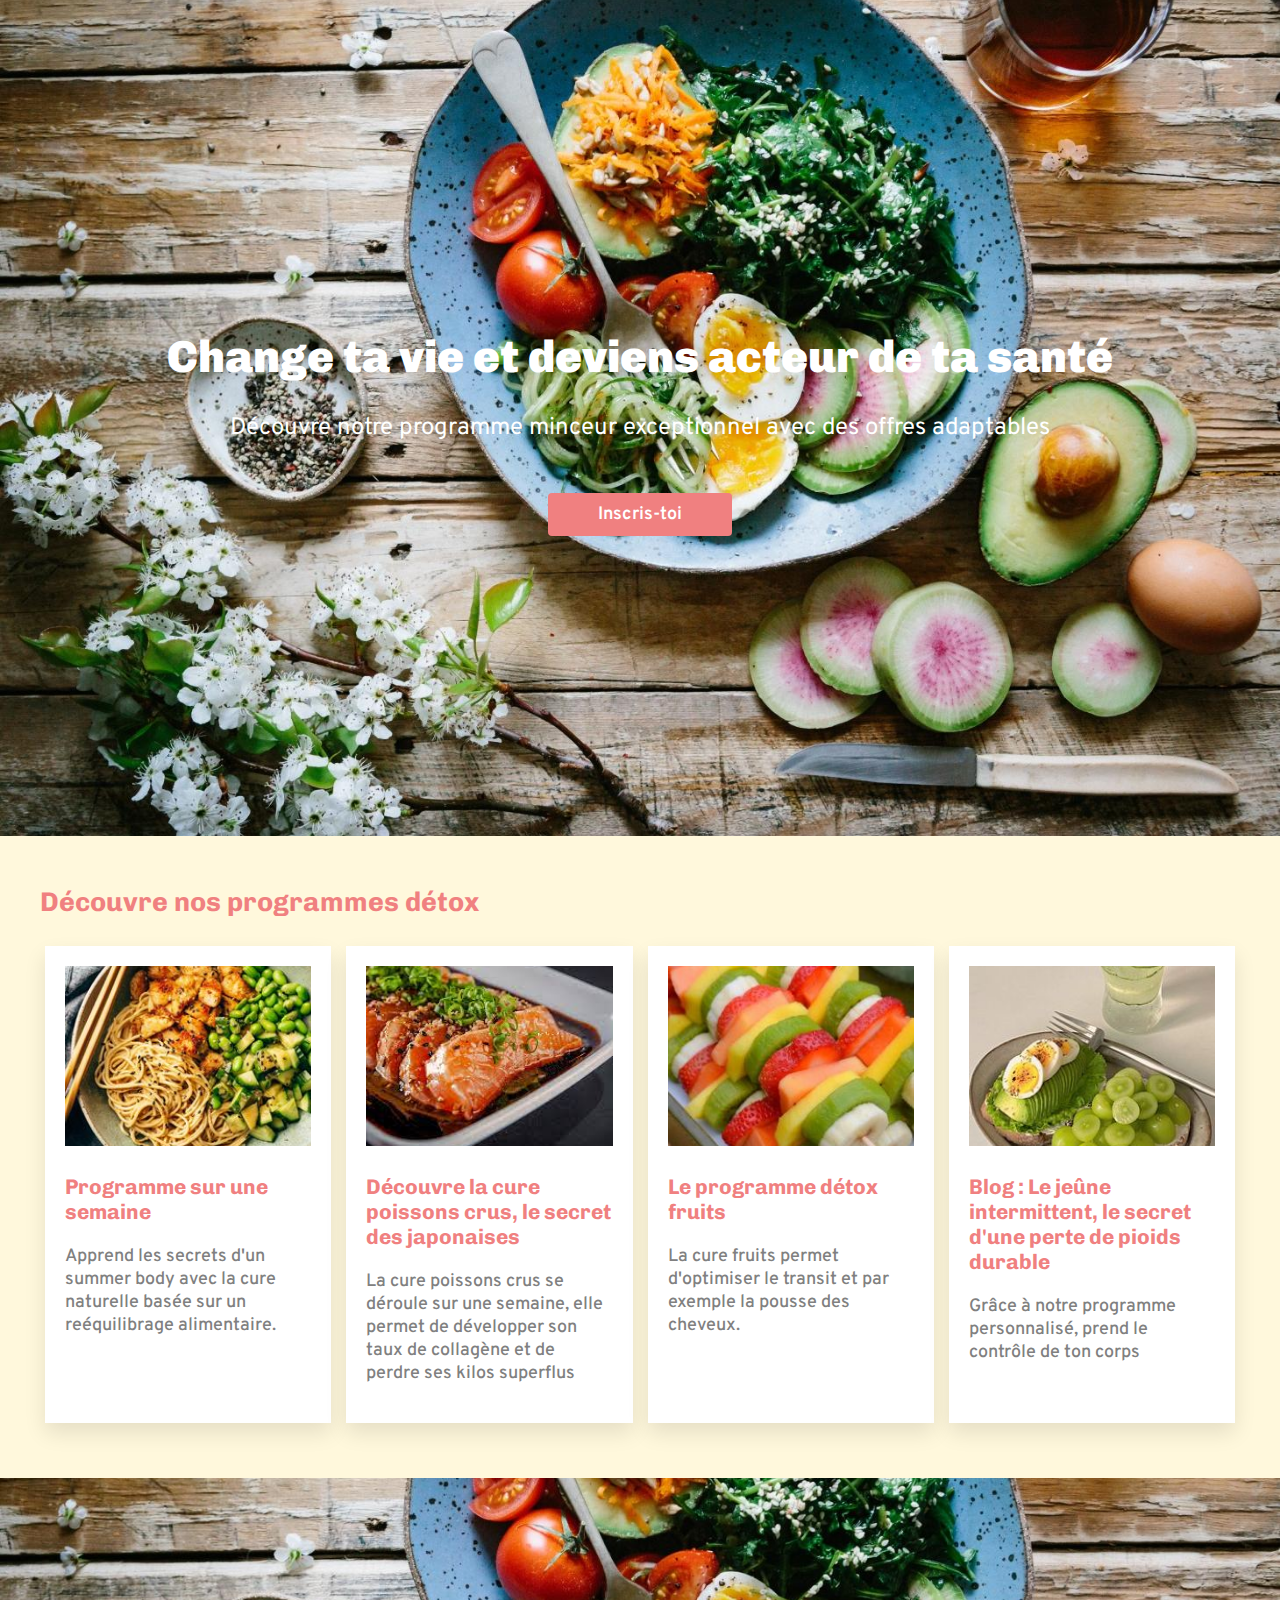
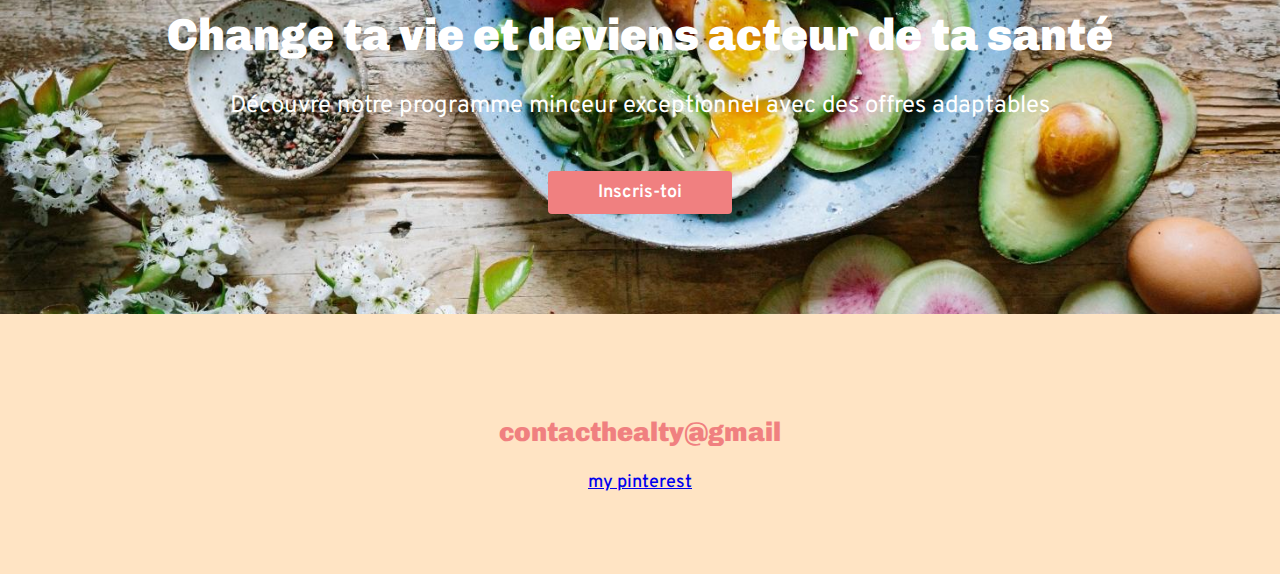
<file: index.html>
<!DOCTYPE html>
<html lang="en">
<head>
  <meta charset="UTF-8">
  <title>Document</title>
  <!-- Fonts -->

  <link rel="preconnect" href="https://fonts.googleapis.com">
  <link rel="preconnect" href="https://fonts.gstatic.com" crossorigin>
  <link href="https://fonts.googleapis.com/css2?family=Chivo:ital,wght@0,100;0,200;0,300;0,400;0,500;0,600;0,700;0,800;0,900;1,100;1,200;1,300;1,400;1,500;1,600;1,700;1,800;1,900&family=Overpass:ital,wght@0,100;0,200;0,300;0,400;0,500;0,600;0,700;0,800;0,900;1,100;1,200;1,300;1,400;1,500;1,600;1,700;1,800;1,900&display=swap" rel="stylesheet">
  <link rel="preconnect" href="https://fonts.googleapis.com">
<link rel="preconnect" href="https://fonts.gstatic.com" crossorigin>
<link href="https://fonts.googleapis.com/css2?family=Chivo:ital,wght@0,100;0,200;0,300;0,400;0,500;0,600;0,700;0,800;0,900;1,100;1,200;1,300;1,400;1,500;1,600;1,700;1,800;1,900&family=Overpass:ital,wght@0,100;0,200;0,300;0,400;0,500;0,600;0,700;0,800;0,900;1,100;1,200;1,300;1,400;1,500;1,600;1,700;1,800;1,900&display=swap" rel="stylesheet">
<link rel="stylesheet" href="style.css"

</head>
<body>
  <div class="banner">
    <div class="banner.text">
    <h1>Change ta vie et deviens acteur de ta santé</h1>
    <p id="banner-p">Découvre notre programme minceur exceptionnel avec des offres adaptables</p>
    <a href="lewagon.com" class="btn-blue">Inscris-toi</a>
    </div>
  </div>


  <div class="container">
    <h2>Découvre nos programmes détox </h2>

    <div class="cards">

      <div class="card-white">
        <img src="images/image-2.jpg" class="card-white-img">
        <strong><h3>Programme sur une semaine</h3></strong>
        <p>Apprend les secrets d'un summer body avec la cure naturelle basée sur un reéquilibrage alimentaire.</p>
      </div>

      <div class="card-white">
        <img src="images/image-3.jpeg" alt="" class="card-white-img">
        <h3>Découvre la cure poissons crus, le secret des japonaises</h3>
        <p>La cure poissons crus se déroule sur une semaine, elle permet de développer son taux de collagène et de perdre ses kilos superflus</p>
      </div>

      <div class="card-white">
        <img src="images/image-4.jpg" alt="" class="card-white-img">
        <h3>Le programme détox fruits</h3>
        <p>La cure fruits permet d'optimiser le transit et par exemple la pousse des cheveux.</p>
      </div>

      <div class="card-white">
        <img src="images/image-5.jpg" alt="" class="card-white-img">
        <h3>Blog : Le jeûne intermittent, le secret d'une perte de pioids durable</h3>
        <p>Grâce à notre programme personnalisé, prend le contrôle de ton corps</p>
      </div>

    </div>
  </div>

  <div class="bottom">
    <div class="banner.text">
    <h1>Change ta vie et deviens acteur de ta santé</h1>
    <p id="banner-p">Découvre notre programme minceur exceptionnel avec des offres adaptables</p>
    <a href="lewagon.com" class="btn-blue">Inscris-toi</a>
    </div>
  </div>

  <div class="footer">
    <h2 class="mail"><strong>contacthealty@gmail</strong></h2>
    <a href="https://www.pinterest.fr/search/pins/?q=Breakfast%20healthy&rs=srs&b_id=BJusGDEXNr4cAAAAAAAAAAAxldaUWdPl12GMtpTRPvICx8cjEzwLzW9WrBWqN2nxvTrD7QZIa-ltNAtp8kX6h_c&source_id=rlp_3MUW3UnL">my pinterest</a>
  </div>

</body>
</html>
</file>
<file: style.css>
body {
    background-color: cornsilk;
    color: green;
    font-family: 'Overpass', sans-serif;
    font-weight: 500;
    font-size: 18px;
    margin: 0;
  }
  
  h1 {
    font-family: 'Chivo', sans-serif;
    font-size: 45px;
    color: white;
    font-weight: 900;
  }
  
  h2 {
    color: lightcoral;
    font-family: 'Chivo', sans-serif;
    font-weight: 700;
  }
  
  h3 {
    color: lightcoral;
    font-family: 'Chivo', sans-serif;
    font-weight: 700;
  }
  
  .banner {
    padding: 300px 0;
    margin: 0;
    background-image: url('images/image-1.jpeg');
    border-radius: 15;
    background-size: cover;
    background-position: center;
    text-align: center;
  }
  
  #banner-p {
    color: white;
    font-size: 24px;
    font-weight: 400;
    margin-bottom: 50px;
  }
  
  .btn-blue {
    background-color:lightcoral;
    color: white;
    text-decoration: none;
    padding: 10px 50px;
    font-weight: 600;
    border-radius: 4px;
    display: inline-block;
  }
  
  .container {
    width: 1200px;
    margin: 50px auto;
  }
  
  .card-white {
    background-color: white;
    color: gray;
    box-shadow: 0px 10px 20px rgba(0, 0, 0, 0.1);
    padding: 20px;
    margin: 5px;
    border-radius: 70;
  }
  
  .card-white-img {
    color: gray;
    height: 180px;
    width: 100%;
    object-fit: cover;
  }
  
  .cards {
    display: grid;
    grid-template-columns: 1fr 1fr 1fr 1fr;
    grid-gap: 5px;
  }

  .bottom {
    padding: 100px 0;
    margin: 0;
    background-image: url('images/image-1.jpeg');
    border-radius: 15;
    background-size: cover;
    background-position: center;
    text-align: center;
  }

  .footer{
    background-color: bisque;
    font-size: 18px;
    text-align: center;
    width: auto;
    margin: 0;
    padding: 80px 0;
  }
</file>
